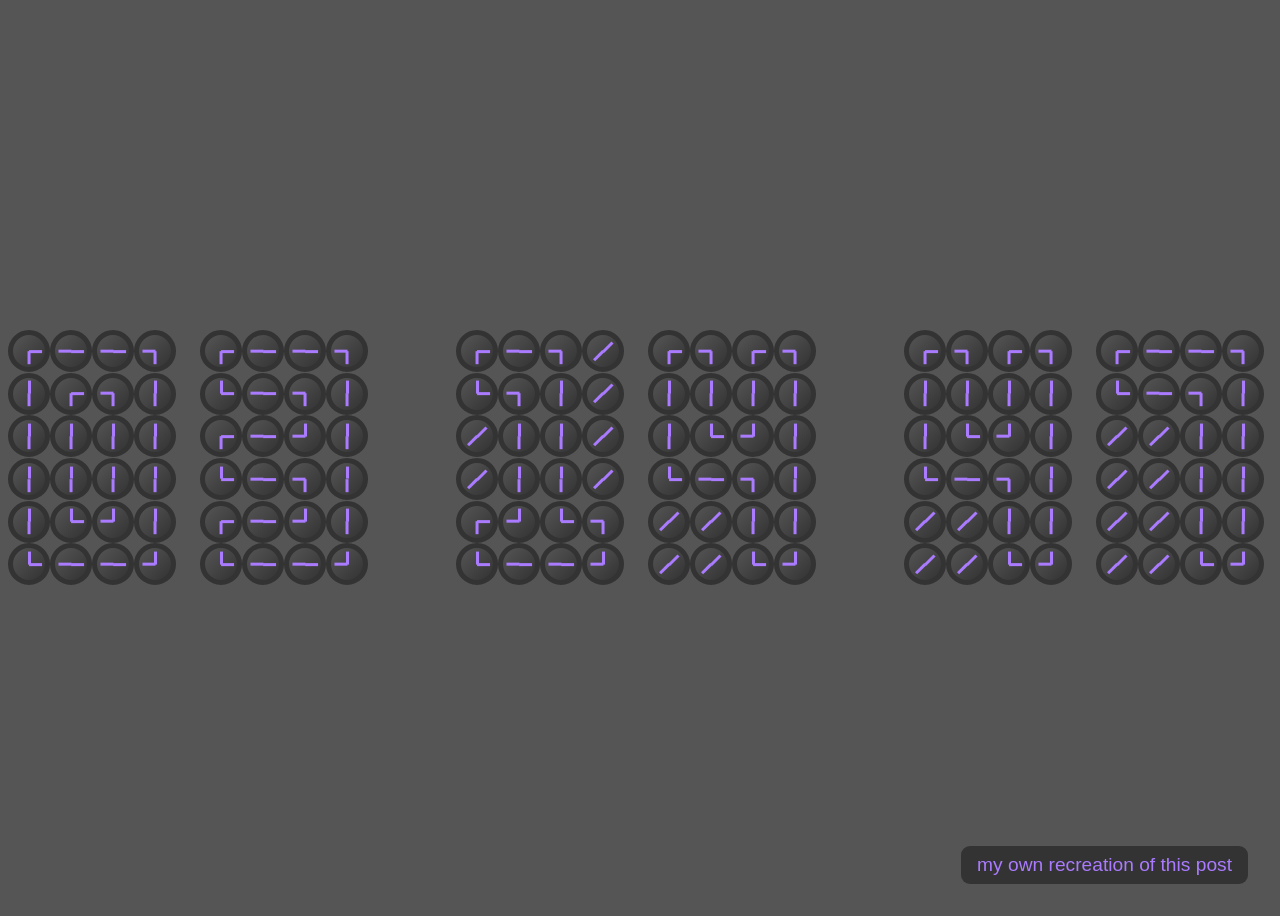
<file: clocks-clock/index.html>
<!doctype html>
<html lang="en">
    <head>
        <meta charset="UTF-8" />
        <meta name="viewport" content="width=device-width, initial-scale=1.0" />
        <title>clocks</title>
        <link rel="stylesheet" href="https://fonts.googleapis.com/css2?family=Quicksand:wght@300..700&display=swap" />
        <link rel="stylesheet" href="/css/tokens.css" />
        <link rel="stylesheet" href="/css/base.css" />
        <link rel="stylesheet" href="styles.css" />
    </head>
    <body>
        <a href="https://www.reddit.com/r/webdev/comments/1nrx5n9/clock_made_of_clocks/" target="_blank"
            >my own recreation of this post</a
        >
        <script src="scripts.js"></script>
    </body>
</html>
</file>
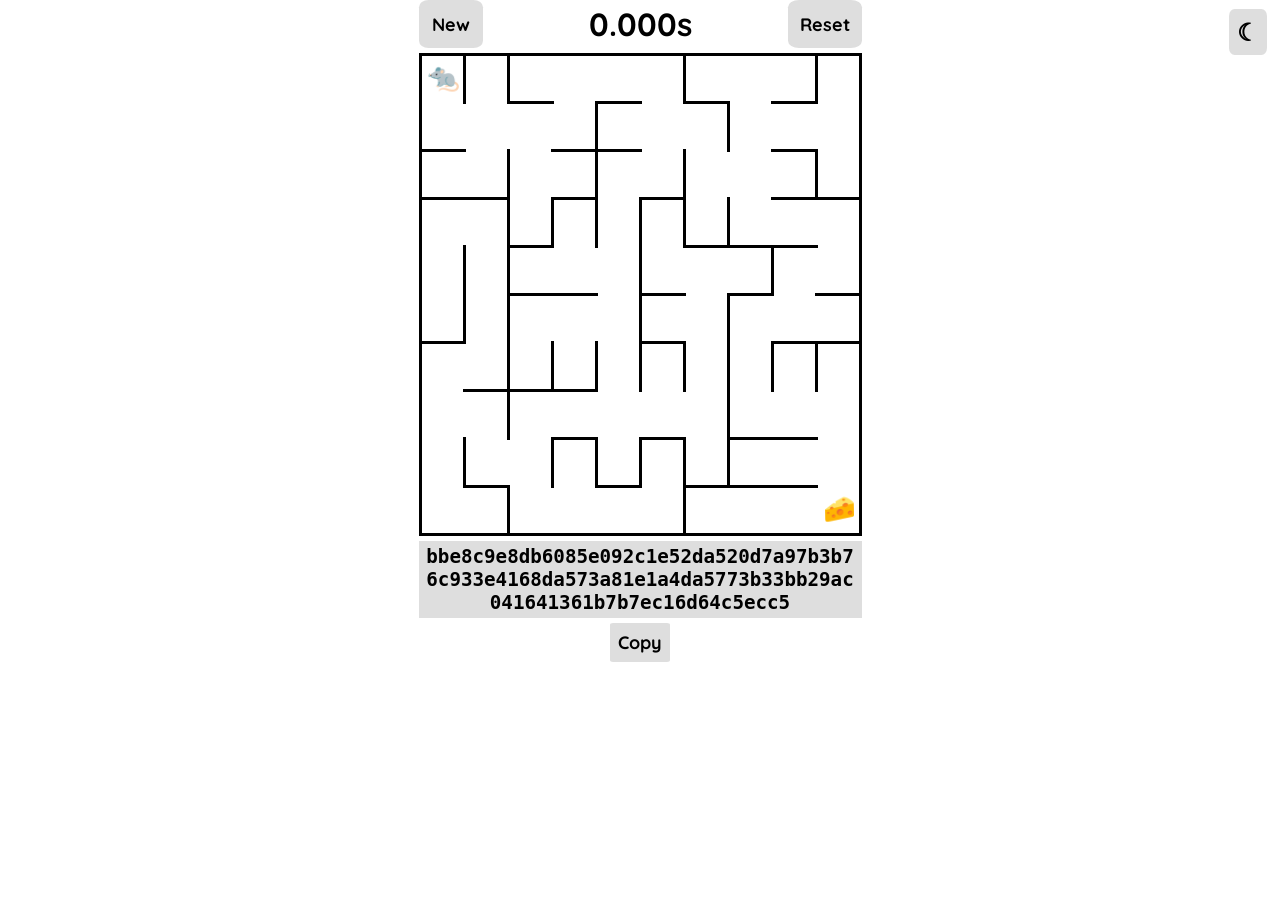
<file: maze/index.html>
<!doctype html>
<html lang="en">
    <head>
        <meta charset="utf-8" />
        <meta name="viewport" content="width=device-width, initial-scale=1" />
        <meta name="description" content="maze yayyayayyayayayyay" />
        <title>maze!!</title>

        <!-- apply the saved theme before first paint so theres no light to dark flash -->
        <script>
            if (localStorage.getItem("darkMode") === "true") document.documentElement.classList.add("dark-theme");
        </script>

        <link rel="preconnect" href="https://fonts.googleapis.com" />
        <link rel="preconnect" href="https://fonts.gstatic.com" crossorigin />
        <link rel="stylesheet" href="https://fonts.googleapis.com/css2?family=Quicksand:wght@300..700&display=swap" />
        <link rel="stylesheet" href="/css/tokens.css" />
        <link rel="stylesheet" href="/css/base.css" />
        <link rel="stylesheet" href="maze.css" />
        <script type="module" src="maze.js"></script>
    </head>
    <body>
        <button class="theme-toggle" aria-label="toggle dark mode">☾</button>

        <main class="game">
            <div class="timer-container">
                <button class="timer-button new-maze">New</button>
                <div class="timer">0.000s</div>
                <button class="timer-button reset">Reset</button>
            </div>

            <div class="maze"></div>

            <div class="mobile-controls">
                <button class="up" data-dir="up" aria-label="up">▲</button>
                <button class="left" data-dir="left" aria-label="left">◀</button>
                <button class="down" data-dir="down" aria-label="down">▼</button>
                <button class="right" data-dir="right" aria-label="right">▶</button>
            </div>

            <div class="share-code-container">
                <textarea class="share-code-input" rows="1" spellcheck="false" aria-label="share code"></textarea>
                <button class="copy-share-code">Copy</button>
            </div>
        </main>
    </body>
</html>
</file>
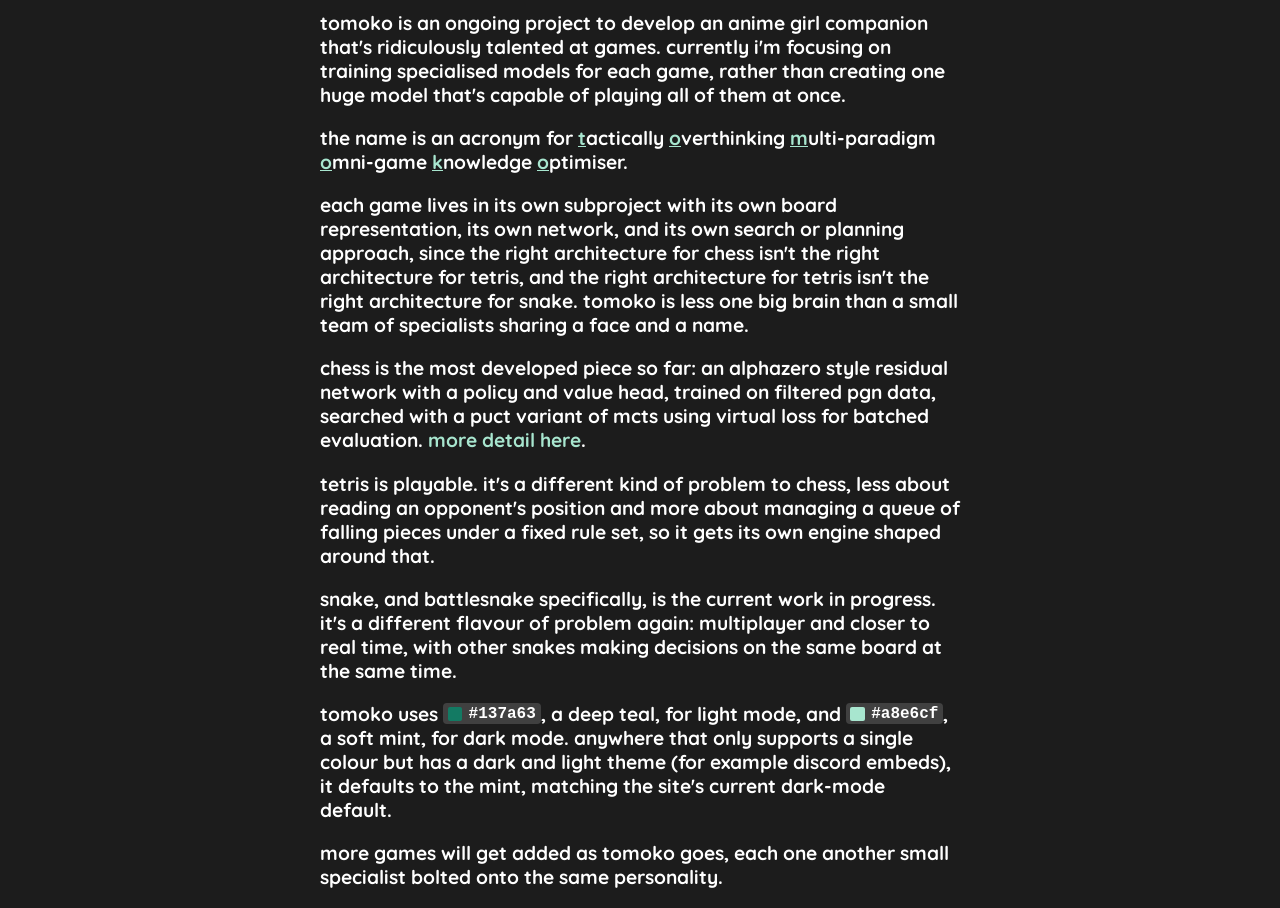
<file: tomoko/index.html>
<!doctype html>
<html lang="en">
    <head>
        <title>about tomoko</title>
        <link rel="stylesheet" href="https://fonts.googleapis.com/css2?family=Quicksand:wght@300..700&display=swap" />
        <link rel="stylesheet" href="/css/tokens.css" />
        <link rel="stylesheet" href="/css/base.css" />
        <link rel="stylesheet" href="styles.css" />
        <meta name="viewport" content="width=device-width, initial-scale=1.0" />
    </head>

    <body>
        <div>
            <p>
                tomoko is an ongoing project to develop an anime girl companion that's ridiculously talented at games.
                currently i'm focusing on training specialised models for each game, rather than creating one huge model
                that's capable of playing all of them at once.
            </p>
            <p>
                the name is an acronym for <span class="acronym-letter">t</span>actically
                <span class="acronym-letter">o</span>verthinking <span class="acronym-letter">m</span>ulti-paradigm
                <span class="acronym-letter">o</span>mni-game <span class="acronym-letter">k</span>nowledge
                <span class="acronym-letter">o</span>ptimiser.
            </p>
            <p>
                each game lives in its own subproject with its own board representation, its own network, and its own
                search or planning approach, since the right architecture for chess isn't the right architecture for
                tetris, and the right architecture for tetris isn't the right architecture for snake. tomoko is less one
                big brain than a small team of specialists sharing a face and a name.
            </p>
            <p>
                chess is the most developed piece so far: an alphazero style residual network with a policy and value
                head, trained on filtered pgn data, searched with a puct variant of mcts using virtual loss for batched
                evaluation. <a href="chess/about.html">more detail here</a>.
            </p>
            <p>
                tetris is playable. it's a different kind of problem to chess, less about reading an opponent's position
                and more about managing a queue of falling pieces under a fixed rule set, so it gets its own engine
                shaped around that.
            </p>
            <p>
                snake, and battlesnake specifically, is the current work in progress. it's a different flavour of
                problem again: multiplayer and closer to real time, with other snakes making decisions on the same board
                at the same time.
            </p>
            <p>
                tomoko uses <span class="hex-code" style="--swatch-color: #137a63">#137a63</span>, a deep teal, for
                light mode, and <span class="hex-code" style="--swatch-color: #a8e6cf">#a8e6cf</span>, a soft mint, for
                dark mode. anywhere that only supports a single colour but has a dark and light theme (for example
                discord embeds), it defaults to the mint, matching the site's current dark-mode default.
            </p>
            <p>
                more games will get added as tomoko goes, each one another small specialist bolted onto the same
                personality.
            </p>
        </div>
    </body>
    <script>
        if (window.self !== window.top) document.body.classList.add("in-iframe");
    </script>
</html>
</file>
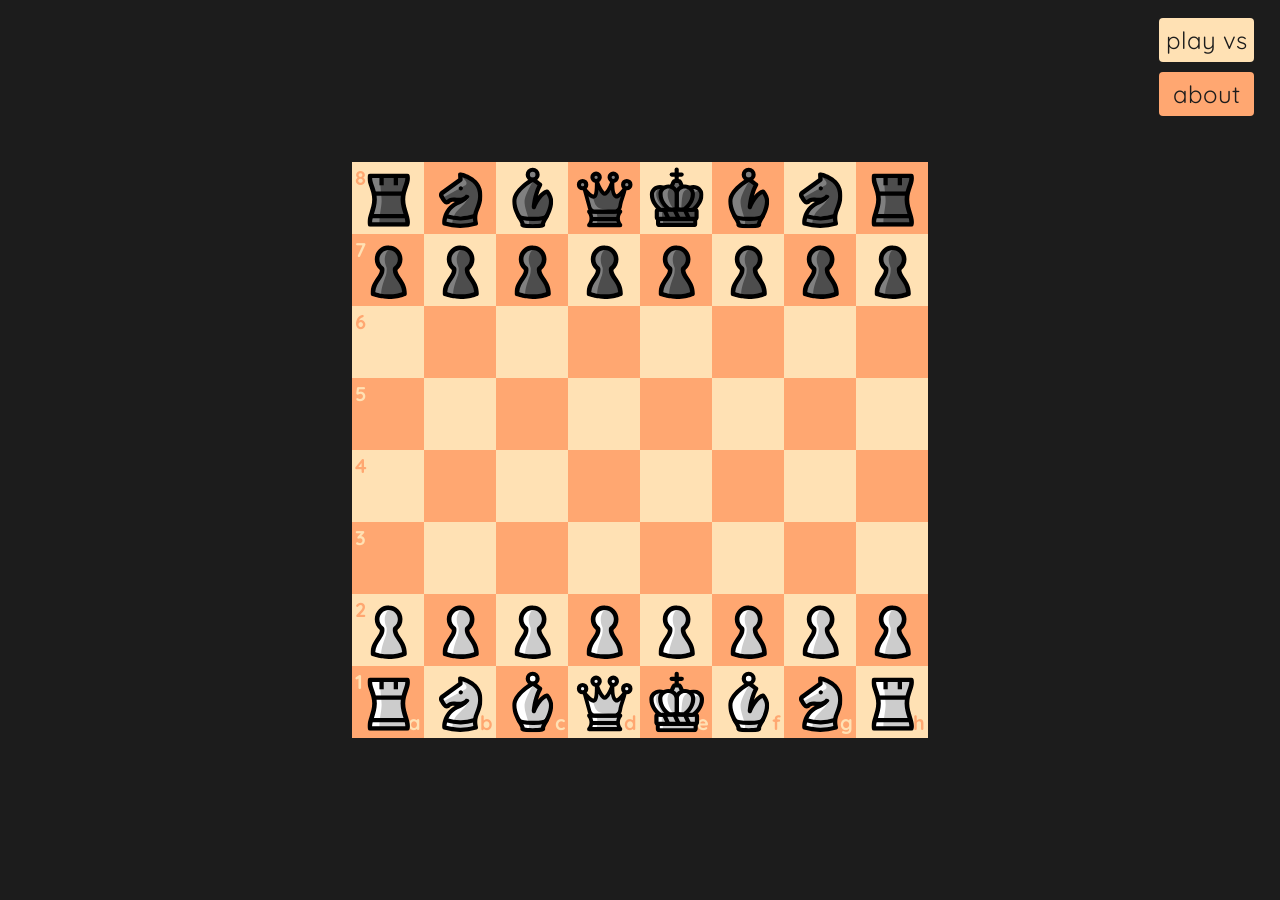
<file: tomoko/chess/index.html>
<!doctype html>
<html lang="en">
    <head>
        <title>tomoko viewer :3</title>
        <link rel="stylesheet" href="https://fonts.googleapis.com/css2?family=Quicksand:wght@300..700&display=swap" />
        <link rel="stylesheet" href="/css/tokens.css" />
        <link rel="stylesheet" href="/css/base.css" />
        <link rel="stylesheet" href="viewer.css" />
        <meta name="viewport" content="width=device-width, initial-scale=1.0" />
    </head>

    <body>
        <div class="buttons">
            <a href="https://lichess.org/@/TomokoNN" target="_blank" class="light button">play vs</a>
            <a href="about.html" class="dark button">about</a>
        </div>
        <div class="game-container">
            <div class="player-container" id="top">
                <div class="player-info">
                    <p class="player-title"></p>
                    <p class="player-name"></p>
                    <p class="player-score"></p>
                </div>
                <p class="player-clock"></p>
            </div>
            <div class="board"></div>
            <div class="player-container" id="bottom">
                <div class="player-info">
                    <p class="player-title"></p>
                    <p class="player-name"></p>
                    <p class="player-score"></p>
                </div>
                <p class="player-clock"></p>
            </div>
        </div>
    </body>

    <script type="module" src="viewer.js"></script>
</html>
</file>
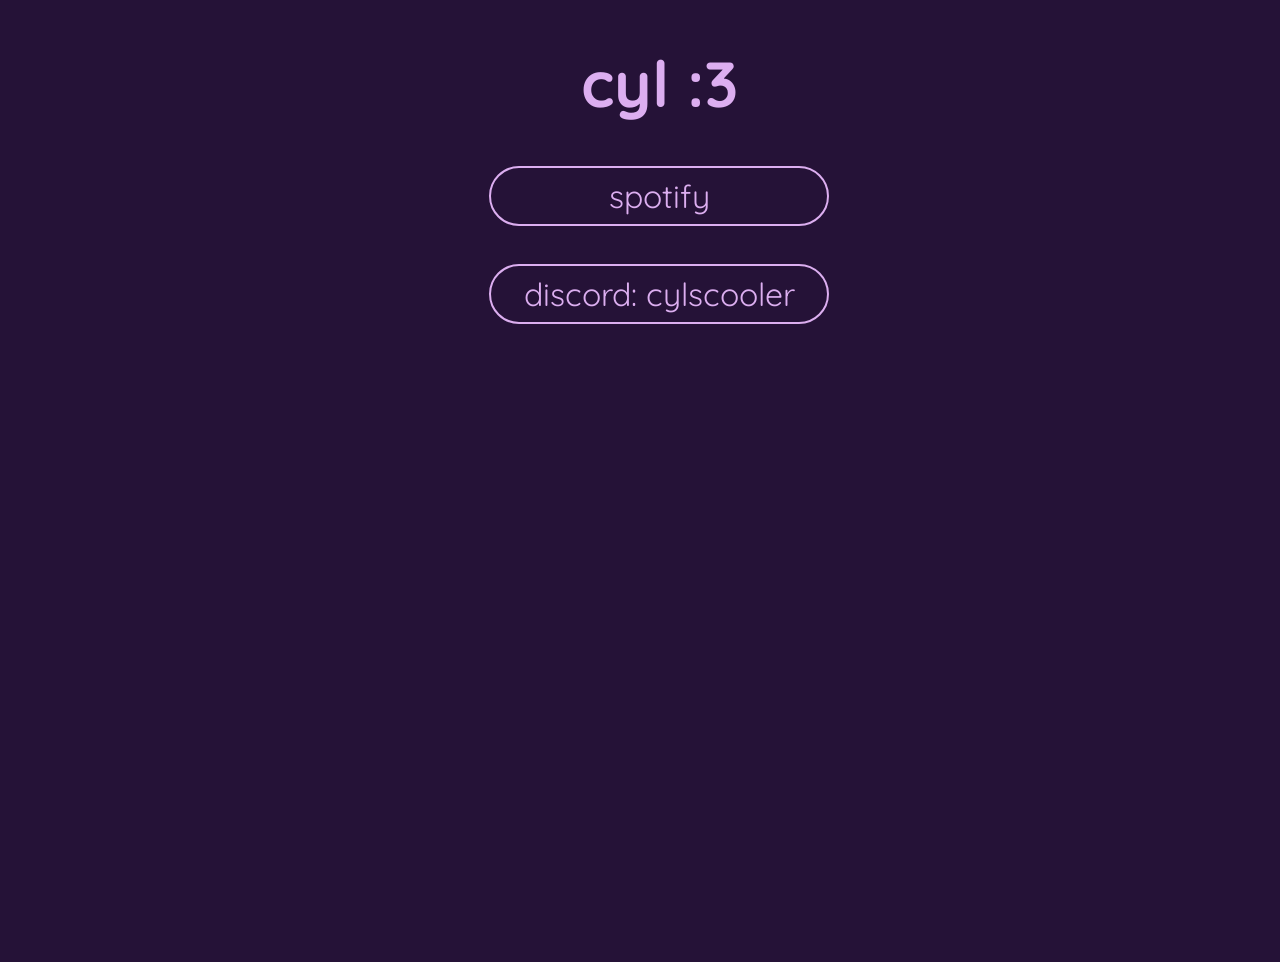
<file: abouts/cylscooler.html>
<!doctype html>
<html lang="en">
    <head>
        <meta charset="UTF-8" />
        <title>showme7 :3</title>
        <link rel="stylesheet" href="https://fonts.googleapis.com/css2?family=Quicksand:wght@300..700&display=swap" />
        <link rel="stylesheet" href="/css/tokens.css" />
        <link rel="stylesheet" href="/css/base.css" />
    </head>

    <style>
        body {
            overflow: hidden;
            margin: 1ch;
            width: 100vw;
            height: 100vh;

            font-size: 2rem;

            background: #251237;
            color: #dcaef0;
        }
        h1 {
            width: 100%;
            text-align: center;
        }
        p {
            font-weight: 700;
        }

        .links {
            display: flex;
            flex-direction: column;
            gap: 2ch;
            align-items: center;
        }
        a {
            text-decoration: none;
            --link: #dcaef0;
            border: 2px solid #dcaef0;
            width: 25%;
            text-align: center;
            padding: 0.5rem;
            border-radius: 10ch;
            /* the width above doesn't include the padding */
            box-sizing: content-box;
        }
        a:hover {
            text-decoration: none;
        }
    </style>

    <body>
        <h1>cyl :3</h1>
        <div class="links">
            <a
                href="https://open.spotify.com/user/5v4aoetud6yst0a0qmpkc34zp?si=434c7b7157094977"
                class="spotify"
                target="_blank"
                >spotify</a
            >
            <a class="discord">discord: cylscooler</a>
        </div>
    </body>
</html>
</file>
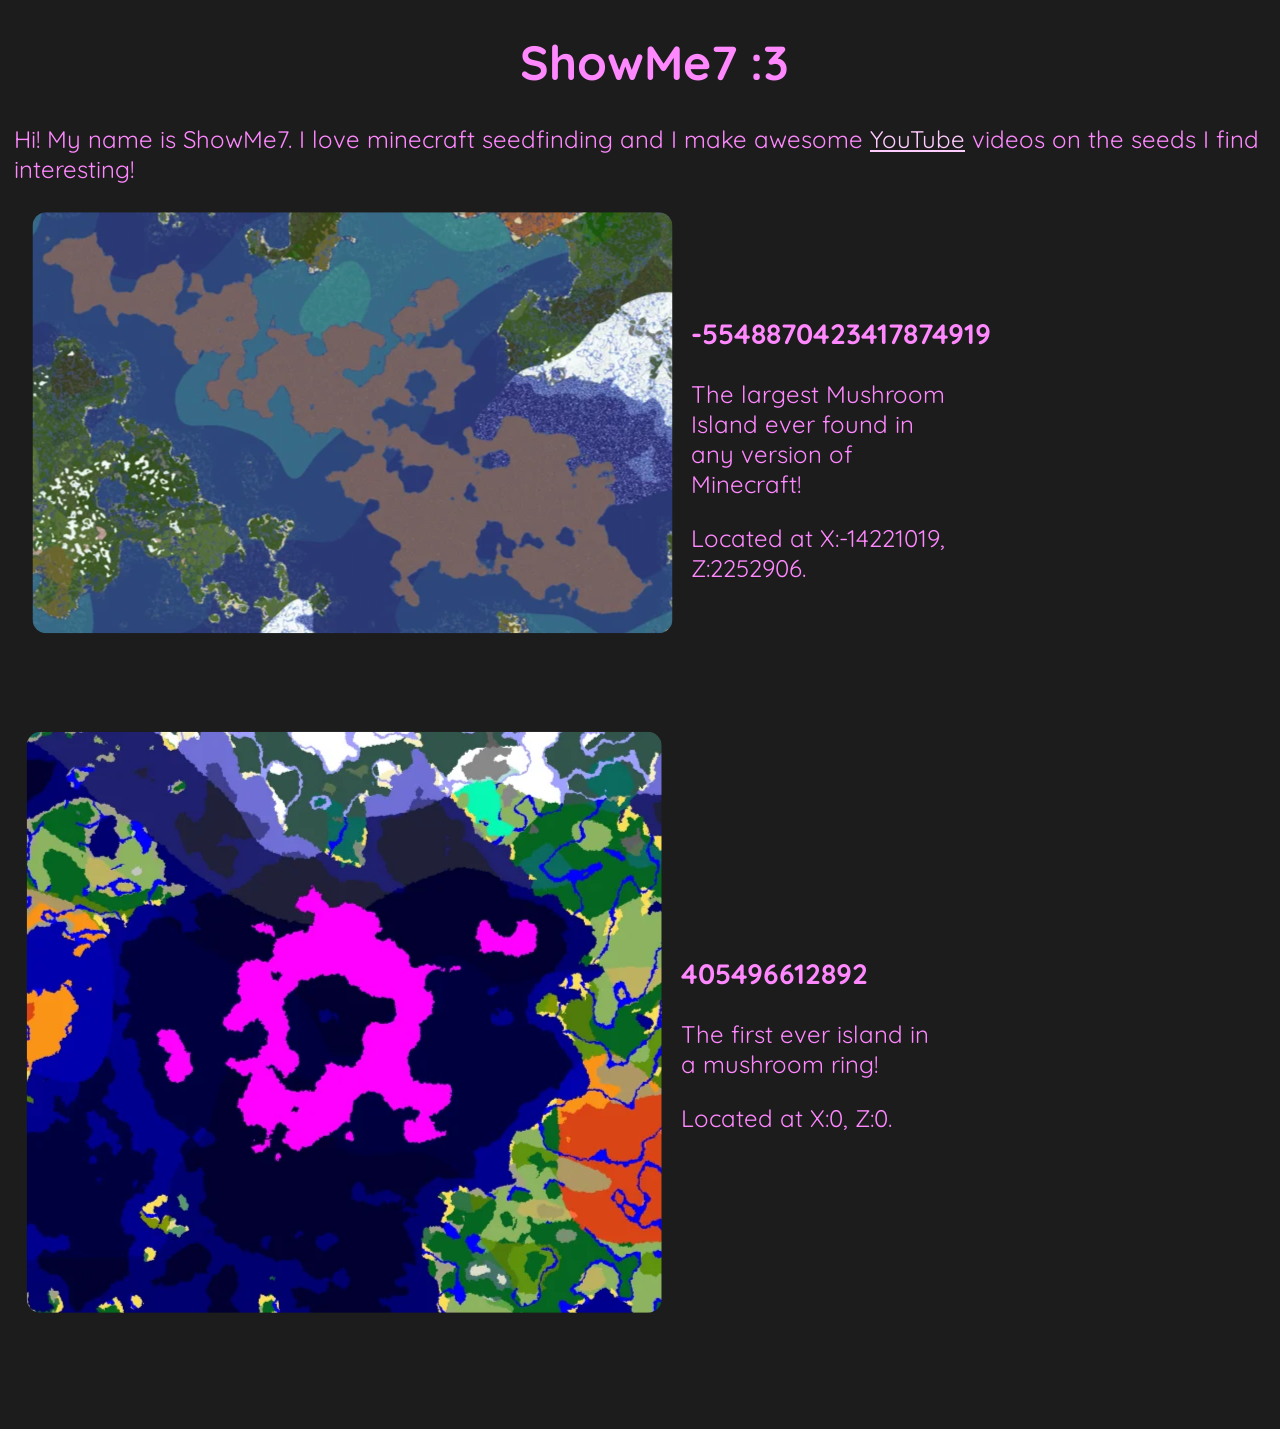
<file: abouts/showme7.html>
<!doctype html>
<html lang="en">
    <head>
        <meta charset="UTF-8" />
        <title>showme7 :3</title>
        <link rel="stylesheet" href="https://fonts.googleapis.com/css2?family=Quicksand:wght@300..700&display=swap" />
        <link rel="stylesheet" href="/css/tokens.css" />
        <link rel="stylesheet" href="/css/base.css" />
    </head>

    <style>
        body {
            position: relative;
            margin: 1ch;
            width: 100vw;
            height: 100vh;

            font-size: 1.5rem;

            background: var(--page-bg);
            color: #ff88ff;
        }

        h1 {
            width: 100%;
            text-align: center;
        }

        a {
            --link: #ffccff;
        }
        a:link,
        a:visited {
            text-decoration: underline;
        }

        .seed-container {
            display: flex;
        }
        .big-island {
            gap: 16rem;
        }
        .donut {
            gap: 2rem;
        }
        .caption {
            padding-top: 5rem;
            width: 20%;
        }

        img {
            border-radius: 1ch;
        }

        .mushroom-island-img {
            transform: rotate(90deg) translate(-25%, -20%);
        }
        .mushroom-ring-img {
            transform: translate(2%, -20%);
        }
    </style>

    <body>
        <h1>ShowMe7 :3</h1>
        <p>
            Hi! My name is ShowMe7. I love minecraft seedfinding and I make awesome
            <a href="https://www.youtube.com/@ShowMe7." target="_blank">YouTube</a> videos on the seeds I find
            interesting!
        </p>
        <div class="seeds-container">
            <div class="big-island seed-container">
                <img src="../assets/other/big_lad.webp" class="mushroom-island-img" />
                <div class="caption">
                    <h3>-5548870423417874919</h3>
                    <p>The largest Mushroom Island ever found in any version of Minecraft!</p>
                    <p>Located at X:-14221019, Z:2252906.</p>
                </div>
            </div>
            <div class="donut seed-container">
                <img src="../assets/other/donut.webp" class="mushroom-ring-img" />
                <div class="caption">
                    <h3>405496612892</h3>
                    <p>The first ever island in a mushroom ring!</p>
                    <p>Located at X:0, Z:0.</p>
                </div>
            </div>
        </div>
    </body>
</html>
</file>
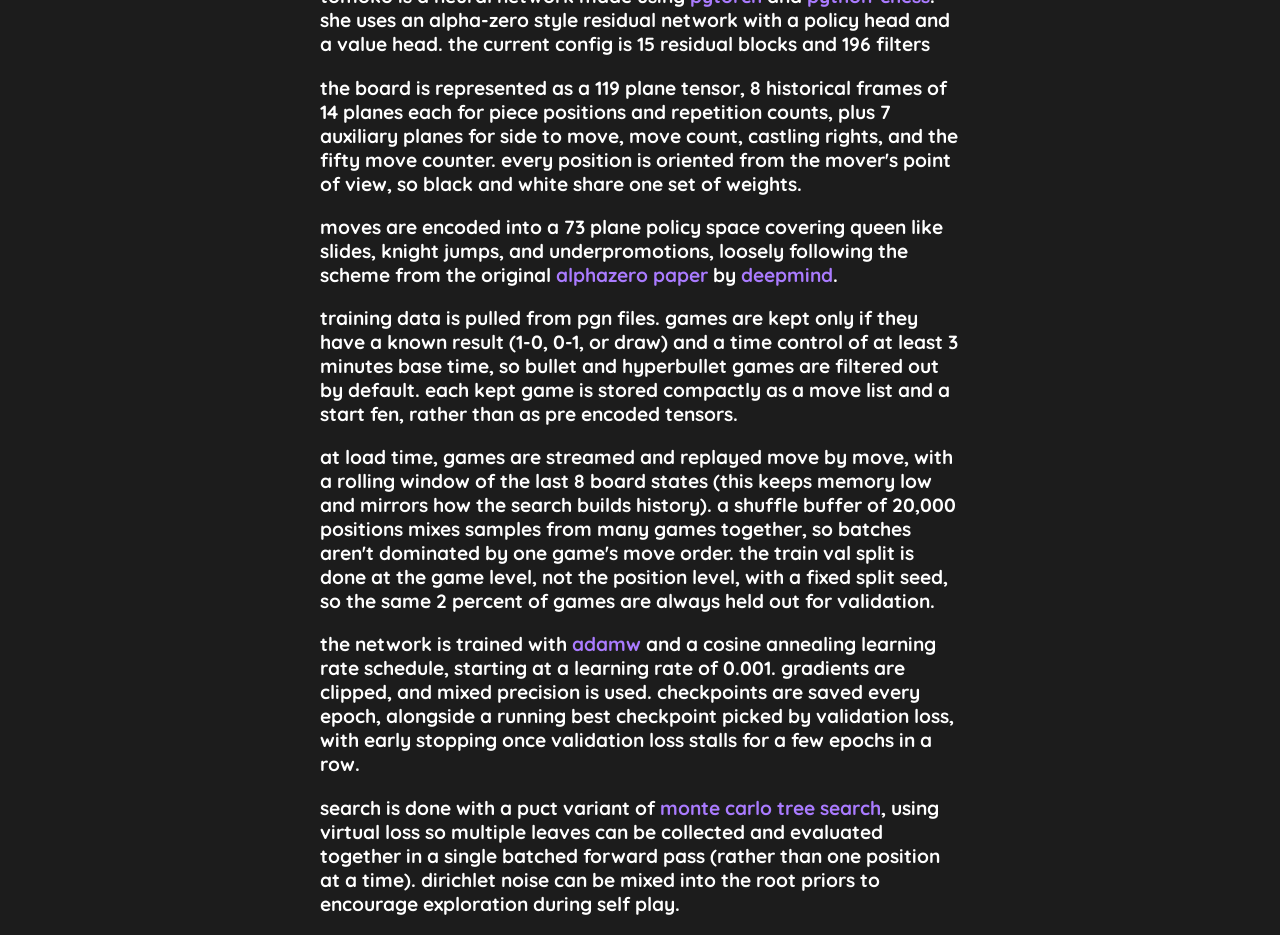
<file: tomoko/about.html>
<!DOCTYPE html>
<html lang="en">
<head>
    <title>about tomoko</title>
    <link rel="stylesheet" href="about.css">
</head>
<body>
<div>
    <p>tomoko is a neural network made using <a href="https://pytorch.org" target="_blank">pytorch</a> and <a href="https://github.com/niklasf/python-chess" target="_blank">python-chess</a>. she uses an alpha-zero style residual network with a policy head and a value head. the current config is 15 residual blocks and 196 filters</p>
    <p>the board is represented as a 119 plane tensor, 8 historical frames of 14 planes each for piece positions and repetition counts, plus 7 auxiliary planes for side to move, move count, castling rights, and the fifty move counter. every position is oriented from the mover's point of view, so black and white share one set of weights.</p>
    <p>moves are encoded into a 73 plane policy space covering queen like slides, knight jumps, and underpromotions, loosely following the scheme from the original <a href="https://arxiv.org/abs/1712.01815"  target="_blank">alphazero paper</a> by <a href="https://www.deepmind.com"  target="_blank">deepmind</a>.</p>
    <p>training data is pulled from pgn files. games are kept only if they have a known result (1-0, 0-1, or draw) and a time control of at least 3 minutes base time, so bullet and hyperbullet games are filtered out by default. each kept game is stored compactly as a move list and a start fen, rather than as pre encoded tensors.</p>
    <p>at load time, games are streamed and replayed move by move, with a rolling window of the last 8 board states (this keeps memory low and mirrors how the search builds history). a shuffle buffer of 20,000 positions mixes samples from many games together, so batches aren't dominated by one game's move order. the train val split is done at the game level, not the position level, with a fixed split seed, so the same 2 percent of games are always held out for validation.</p>
    <p>the network is trained with <a href="https://pytorch.org/docs/stable/generated/torch.optim.AdamW.html" target="_blank">adamw</a> and a cosine annealing learning rate schedule, starting at a learning rate of 0.001. gradients are clipped, and mixed precision is used. checkpoints are saved every epoch, alongside a running best checkpoint picked by validation loss, with early stopping once validation loss stalls for a few epochs in a row.</p>
    <p>search is done with a puct variant of <a href="https://en.wikipedia.org/wiki/Monte_Carlo_tree_search" target="_blank">monte carlo tree search</a>, using virtual loss so multiple leaves can be collected and evaluated together in a single batched forward pass (rather than one position at a time). dirichlet noise can be mixed into the root priors to encourage exploration during self play.</p>
</div>
</body>
<script>
    if (window.self !== window.top) document.body.classList.add("in-iframe");
</script>
</html>
</file>
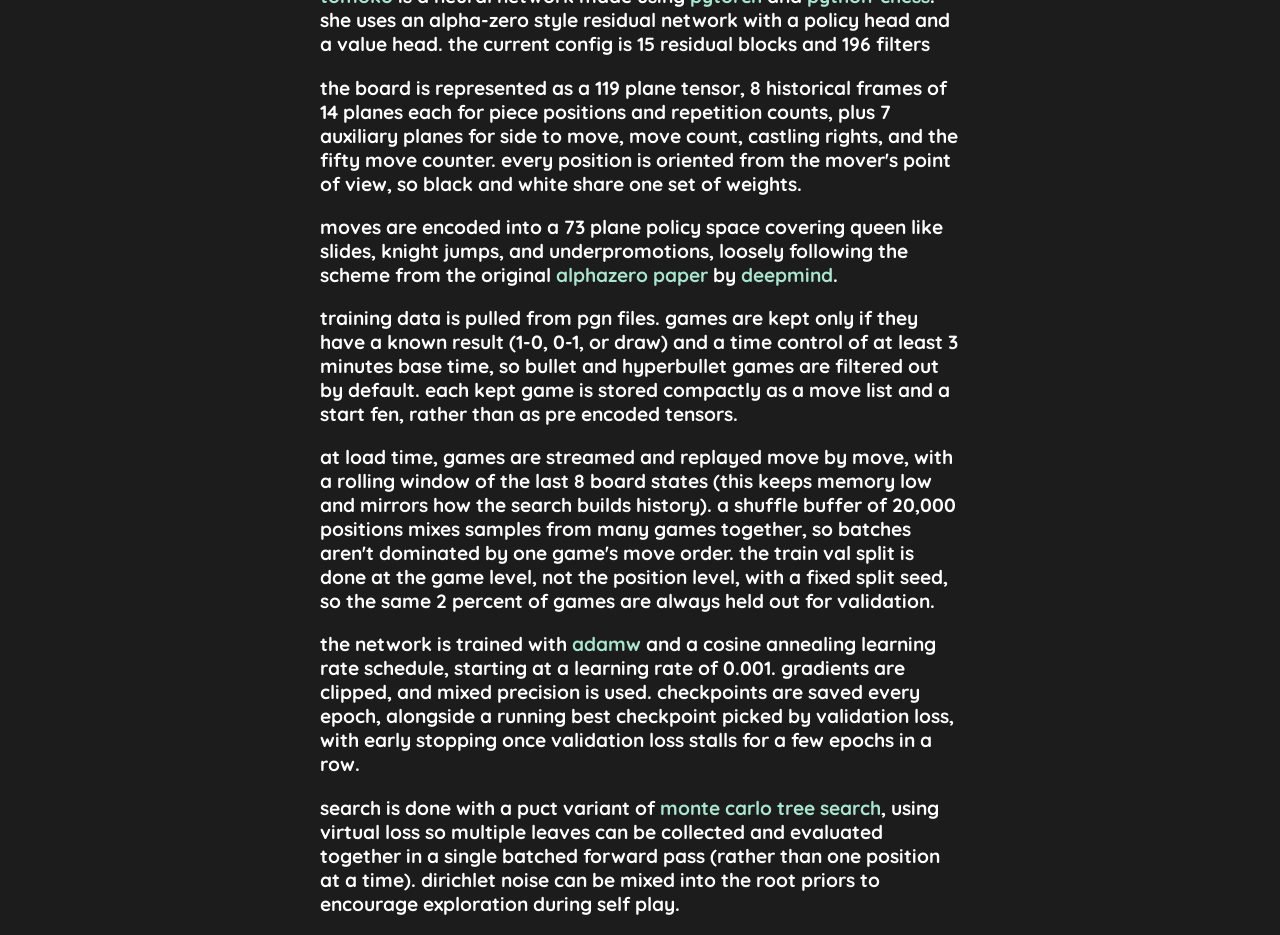
<file: tomoko/chess/about.html>
<!doctype html>
<html lang="en">
    <head>
        <title>about tomoko - chess</title>
        <link rel="stylesheet" href="https://fonts.googleapis.com/css2?family=Quicksand:wght@300..700&display=swap" />
        <link rel="stylesheet" href="/css/tokens.css" />
        <link rel="stylesheet" href="/css/base.css" />
        <link rel="stylesheet" href="about.css" />
        <meta name="viewport" content="width=device-width, initial-scale=1.0" />
    </head>
    <body>
        <div>
            <p>
                <a href="index.html">tomoko</a> is a neural network made using
                <a href="https://pytorch.org" target="_blank">pytorch</a> and
                <a href="https://github.com/niklasf/python-chess" target="_blank">python-chess</a>. she uses an
                alpha-zero style residual network with a policy head and a value head. the current config is 15 residual
                blocks and 196 filters
            </p>
            <p>
                the board is represented as a 119 plane tensor, 8 historical frames of 14 planes each for piece
                positions and repetition counts, plus 7 auxiliary planes for side to move, move count, castling rights,
                and the fifty move counter. every position is oriented from the mover's point of view, so black and
                white share one set of weights.
            </p>
            <p>
                moves are encoded into a 73 plane policy space covering queen like slides, knight jumps, and
                underpromotions, loosely following the scheme from the original
                <a href="https://arxiv.org/abs/1712.01815" target="_blank">alphazero paper</a> by
                <a href="https://www.deepmind.com" target="_blank">deepmind</a>.
            </p>
            <p>
                training data is pulled from pgn files. games are kept only if they have a known result (1-0, 0-1, or
                draw) and a time control of at least 3 minutes base time, so bullet and hyperbullet games are filtered
                out by default. each kept game is stored compactly as a move list and a start fen, rather than as pre
                encoded tensors.
            </p>
            <p>
                at load time, games are streamed and replayed move by move, with a rolling window of the last 8 board
                states (this keeps memory low and mirrors how the search builds history). a shuffle buffer of 20,000
                positions mixes samples from many games together, so batches aren't dominated by one game's move order.
                the train val split is done at the game level, not the position level, with a fixed split seed, so the
                same 2 percent of games are always held out for validation.
            </p>
            <p>
                the network is trained with
                <a href="https://pytorch.org/docs/stable/generated/torch.optim.AdamW.html" target="_blank">adamw</a> and
                a cosine annealing learning rate schedule, starting at a learning rate of 0.001. gradients are clipped,
                and mixed precision is used. checkpoints are saved every epoch, alongside a running best checkpoint
                picked by validation loss, with early stopping once validation loss stalls for a few epochs in a row.
            </p>
            <p>
                search is done with a puct variant of
                <a href="https://en.wikipedia.org/wiki/Monte_Carlo_tree_search" target="_blank"
                    >monte carlo tree search</a
                >, using virtual loss so multiple leaves can be collected and evaluated together in a single batched
                forward pass (rather than one position at a time). dirichlet noise can be mixed into the root priors to
                encourage exploration during self play.
            </p>
        </div>
    </body>
    <script>
        if (window.self !== window.top) document.body.classList.add("in-iframe");
    </script>
</html>
</file>
<file: css/tokens.css>
:root {
    --font: "Quicksand", sans-serif;
    --accent: #aa7bff;
    --link: var(--accent);
    --page-bg: #1c1c1c; /* subpages */

    --radius-sm: 5px;
    --radius-md: 10px;
    --radius-pill: 999px;

    --z-window: 100;
    --z-popup: 1000;
    --z-resizer: 10;

    --confirm: 180 255 180;
    --cancel: 255 139 139;
    --switch-off: 220 224 232;

    --c4-red: 255 93 93;
    --c4-yellow: 255 255 158;

    /* trans flag, reused by 404 */
    --trans-flag: #5bcefa 20%, #f5a9b8 20% 40%, #fff 40% 60%, #f5a9b8 60% 80%, #5bcefa 80%;
}

[data-theme="light"] {
    color-scheme: light;
    --bg1: 239 241 245;
    --bg2: 230 233 239;
    --bg3: 220 224 232;
    --text1: 76 79 105;
    --text2: 92 95 119;
    --text3: 108 111 133;
    --accent-pink: 234 118 203;
    --accent-green: 64 160 43;
    --red: 210 15 57;
    --wallpaper-dim: 0.1;
}

[data-theme="dark"] {
    color-scheme: dark;
    --bg1: 36 39 58;
    --bg2: 30 32 48;
    --bg3: 24 25 38;
    --text1: 202 211 245;
    --text2: 184 192 224;
    --text3: 165 173 203;

    --accent-pink: 245 189 230;
    --accent-green: 166 218 149;
    --red: 237 135 150;
    --wallpaper-dim: 0.25;
}
</file>
<file: css/base.css>
* {
    box-sizing: border-box;
}

html,
body {
    margin: 0;
}
body {
    font-family: var(--font);
}
button,
input,
select {
    font-family: inherit;
}

/* display rules like grid would otherwise override the hidden attribute */
[hidden] {
    display: none !important;
}

a:link,
a:visited {
    color: var(--link, var(--accent));
    text-decoration: none;
}
a:hover {
    text-decoration: underline;
}

.visually-hidden {
    position: absolute;
    width: 1px;
    height: 1px;
    overflow: hidden;
    clip-path: inset(50%);
}
</file>
<file: clocks-clock/styles.css>
body {
    margin: 0.5rem;
    background-color: #555;
    display: flex;
    flex-wrap: wrap;
    height: 100vh;
    width: 100vw;
    gap: 50vw 5vw;
    align-items: center;
    overflow: hidden;
}

.digit-container {
    position: relative;
    display: flex;
}

.clock-container {
    display: flex;
    width: 15vw;
    height: 20vw;
    flex-wrap: wrap;
}

.clock {
    width: 2.5vw;
    height: 2.5vw;
    border: 5px solid #333;
    /* the size above doesn't include the border */
    box-sizing: content-box;

    background: linear-gradient(-45deg, #333, #555);
    border-radius: 50%;
    position: relative;
}

.hand {
    background: var(--accent);
    width: 0.2vw;
    height: 1vw;
    position: absolute;
    top: 30%;
    left: 48%;
    transform: translate(0, -50%);
    transform-origin: center;
    transition: all 0.4s ease-in-out;
}

.hand.hour {
    rotate: 180deg;
}

.hand.minute {
    rotate: 90deg;
}

a {
    position: fixed;
    bottom: 1rem;
    right: 2rem;
    background: #333;
    padding: 0.5rem 1rem;
    border-radius: 1vh;
    text-decoration: none;
    font-family: sans-serif;
    font-size: 1.2rem;
}
a:hover {
    text-decoration: none;
}

@media only screen and (max-width: 1000px) {
    body {
        display: grid;
        justify-content: center;
        align-content: start;
        gap: 5rem;
    }
    .clock-container {
        width: 20vh;
        height: 20vh;
        flex-wrap: wrap;
        margin: 0;
        margin-top: 2vh;
    }

    .clock {
        width: 3.5vh;
        height: 3.5vh;
    }
    .hand {
        width: 0.3vh;
        height: 1.5vh;
    }

    a {
        bottom: 2rem;
    }
}
</file>
<file: maze/maze.css>
:root {
    --bg: white;
    --text: black;
    --button-bg: #dedede;
    --button-bg-hover: #cdcdcd;

    --wall-width: 3px;
    --wall: var(--wall-width) solid var(--text);
    /* whole pixels so walls never land on half pixels and blur into faint seams */
    --cell: round(down, 3.5vw, 1px);
    /* plus the mazes left border */
    --maze-width: calc(10 * var(--cell) + var(--wall-width));
    --cell-height: round(down, calc(var(--cell) / 0.9), 1px);
}

.dark-theme {
    --bg: var(--page-bg);
    --text: white;
    --button-bg: #2c2c2c;
    --button-bg-hover: #3c3c3c;
}

body {
    background-color: var(--bg);
    -webkit-font-smoothing: antialiased;
    -moz-osx-font-smoothing: grayscale;
}

button {
    padding: 8px;
    font-size: 18px;
    font-weight: bold;
    color: var(--text);
    background-color: var(--button-bg);
    border: none;
    border-radius: 15%;
}
button:hover {
    background-color: var(--button-bg-hover);
}
button:active {
    transform: translateY(1px);
}

.theme-toggle {
    position: absolute;
    top: 1%;
    right: 1%;
    font-size: 150%;
}

/* one column as wide as the maze so the buttons line up with its corners */

.game {
    display: flex;
    flex-direction: column;
    gap: 5px;
    width: var(--maze-width);
    margin: 0 auto;
}

.timer-container {
    display: grid;
    grid-template-columns: 1fr auto 1fr;
    align-items: center;
}

.timer {
    font-size: 2rem;
    font-weight: bold;
    font-variant-numeric: tabular-nums;
    color: var(--text);
}

.timer-button {
    min-width: 4rem;
    height: 3rem;
    padding-inline: 12px;
}
.new-maze {
    justify-self: start;
}
.reset {
    justify-self: end;
}

/* the grid draws the outer left and bottom edges and each square draws its own top and right walls */

.maze {
    display: grid;
    grid-template-columns: repeat(10, var(--cell));
    border-left: var(--wall);
    border-bottom: var(--wall);
}

.square {
    position: relative;
    display: flex;
    justify-content: center;
    align-items: center;
    width: var(--cell);
    height: var(--cell-height);

    font-size: calc(var(--cell) * 0.6);
    line-height: 1;
}

.square.wall-up::before,
.square.wall-right::after {
    content: "";
    position: absolute;
    background: var(--text);
}
.square.wall-up::before {
    top: 0;
    left: calc(-1 * var(--wall-width));
    right: 0;
    height: var(--wall-width);
}
.square.wall-right::after {
    top: 0;
    right: 0;
    bottom: calc(-1 * var(--wall-width));
    width: var(--wall-width);
}

.share-code-container {
    display: flex;
    flex-direction: column;
    align-items: center;
    gap: 5px;
}

/* height is set by maze.js to fit the wrapped code */
.share-code-input {
    box-sizing: border-box;
    width: 100%;
    padding: 4px;
    font-size: 1.2rem;
    font-weight: bold;
    text-align: center;
    word-break: break-all;
    color: var(--text);
    background-color: var(--button-bg);
    border: none;
    resize: none;
    overflow: hidden;
}

.copy-share-code {
    border-radius: 5%;
}

.mobile-controls {
    display: none;
}

@media only screen and (max-width: 1000px) {
    :root {
        --cell: round(down, 9vw, 1px);
    }

    .theme-toggle {
        top: 94%;
    }

    .mobile-controls {
        display: grid;
        grid-template-areas:
            ".    up   ."
            "left .    right"
            ".    down .";
        grid-template-columns: repeat(3, 7vh);
        grid-template-rows: repeat(3, 7vh);
        gap: 1vh;
        justify-content: center;
        margin: 1vw;

        button {
            font-size: 2rem;
        }
        .up {
            grid-area: up;
        }
        .left {
            grid-area: left;
        }
        .down {
            grid-area: down;
        }
        .right {
            grid-area: right;
        }
    }
}
</file>
<file: tomoko/styles.css>
body {
    font-size: 1.2rem;
    font-weight: bold;
    width: 100vw;
    height: 100vh;
    color: white;
    background: var(--page-bg);
    display: flex;
    justify-content: center;
}

div {
    width: 70vw;
}

body:not(.in-iframe) {
    align-items: center;

    div {
        width: 50vw;
    }
}

.acronym-letter {
    color: #a8e6cf;
    text-decoration: underline;
}

a {
    --link: #a8e6cf;
}
.hex-code {
    font-size: 1rem;
    font-family: monospace;
    background-color: #404040;
    padding: 0.1em 0.3em;
    border-radius: 4px;
    display: inline-flex;
    align-items: center;
}
.hex-code::before {
    content: "";
    display: inline-block;
    width: 0.9em;
    height: 0.9em;
    margin-right: 0.4em;
    border-radius: 2px;
    background-color: var(--swatch-color);
}

@media only screen and (max-width: 999px) {
    body {
        font-size: 1rem;
    }
    div {
        transform: scale(0.9);
        width: 100vw !important;
    }
}
</file>
<file: tomoko/chess/viewer.css>
:root {
    --light-square: rgb(255, 225, 180);
    --dark-square: rgb(255 167 113);
    --highlight-square: rgb(255, 50, 255, 0.4);
    --check-square: rgb(255, 92, 92, 0.7);
    --light-coordinate: rgb(180, 145, 105);
    --dark-coordinate: rgb(210, 165, 105);
    --highlight-coordinate: rgb(255 194 255);
    --check-coordinate: rgb(255, 168, 168);

    --standard-title: rgb(190, 129, 28);
    --bot-title: rgb(183, 47, 198);
    --background: var(--page-bg);
    --text: #fff;
}
body {
    background-color: var(--background);
    color: var(--text);
    width: 100vw;
    height: 100vh;

    display: flex;
    justify-content: center;
    align-items: center;
}

.buttons {
    position: absolute;
    text-decoration: none;
    top: 2vh;
    right: 2vw;
    display: flex;
    flex-direction: column;
    gap: 1ch;
}

a {
    font-size: 1.5rem;
    padding: 0.5ch;
    text-decoration: none;
    --link: var(--background);
    text-align: center;
    border-radius: 4px;

    transition-duration: 200ms;
}
a:hover {
    text-decoration: none;
    box-shadow: inset 0 0 0 999px rgb(0, 0, 0, 0.25);
}

.game-container {
    width: 45vw;
}
.player-container p {
    margin: 0.25rem 0;
}
.player-container {
    display: flex;
    justify-content: space-between;
    align-items: baseline;
    font-weight: bold;
    font-size: 24px;
    .player-info {
        display: flex;
    }
    .player-clock {
        padding: 2px 8px;
        border-radius: 4px;
    }
    .player-score {
        margin-left: 0.5ch;
        font-size: 18px;
    }
    .score-win {
        color: #6cc551;
    }
    .score-loss {
        color: #e05c5c;
    }
    .score-draw {
        color: #aaa;
    }
    .white-clock {
        background: var(--light-square);
        color: var(--background);
    }
    .black-clock {
        background: var(--dark-square);
        color: var(--background);
    }
    .player-title {
        margin-right: 0.5ch;
    }
    .bot-title {
        color: var(--bot-title);
    }
    .standard-title {
        color: var(--standard-title);
    }
}
.player-container.active-turn {
    outline: 2px solid var(--text);
    outline-offset: 4px;
    border-radius: 4px;
}
.low-time {
    animation: low-time-pulse 1s infinite;
}
@keyframes low-time-pulse {
    0%,
    100% {
        color: var(--background);
    }
    50% {
        color: #e05c5c;
    }
}
.board {
    width: 100%;
    aspect-ratio: 1;
    display: grid;
    grid-template-columns: repeat(8, 1fr);
}
.square {
    position: relative;
    width: 100%;
    aspect-ratio: 1 !important;
}
.light {
    background-color: var(--light-square);
}
.dark {
    background-color: var(--dark-square);
}

.square.last-move {
    box-shadow: inset 0 0 0 999px var(--highlight-square);
}
.square.in-check {
    box-shadow: inset 0 0 0 999px var(--check-square);
}
.rank,
.file {
    position: absolute;
    font-size: 20px;
    font-weight: bold;
    padding: 3px;
}
.rank {
    top: 0;
    left: 0;
}
.file {
    bottom: 0;
    right: 0;
}
.light .rank,
.light .file {
    color: var(--dark-square);
}
.dark .rank,
.dark .file {
    color: var(--light-square);
}
.last-move .rank,
.last-move .file {
    color: var(--highlight-coordinate);
}
.in-check .rank,
.in-check .file {
    color: var(--check-coordinate);
}
.piece {
    position: absolute;
    inset: 0;
    width: 100%;
    height: 100%;
}
</file>
<file: tomoko/about.css>
@import url('https://fonts.googleapis.com/css2?family=Quicksand:wght@300..700&display=swap');

body {
    font-family: 'Quicksand', sans-serif;
    font-size: 1.2rem;
    font-weight: bold;
    width: 100vw;
    height: 100vh;
    margin: 0;
    color: white;
    background: #1c1c1c;
    display: flex;
    align-items: center;
    justify-content: center;
}

body.in-iframe div {
    margin-top: 62vh;
}

div {
    width: 50vw;
}

a {
    color: #aa7bff;
    text-decoration: none;
}
a:hover {
    text-decoration: underline;
}
</file>
<file: tomoko/chess/about.css>
body {
    font-size: 1.2rem;
    font-weight: bold;
    width: 100vw;
    height: 100vh;
    color: white;
    background: var(--page-bg);
    display: flex;
    justify-content: center;
}

div {
    width: 70vw;
}

body:not(.in-iframe) {
    align-items: center;

    div {
        width: 50vw;
    }
}
a {
    --link: #a8e6cf;
}

@media only screen and (max-width: 999px) {
    body {
        font-size: 1rem;
    }
    div {
        transform: scale(0.9);
        width: 100vw !important;
    }
}
</file>
